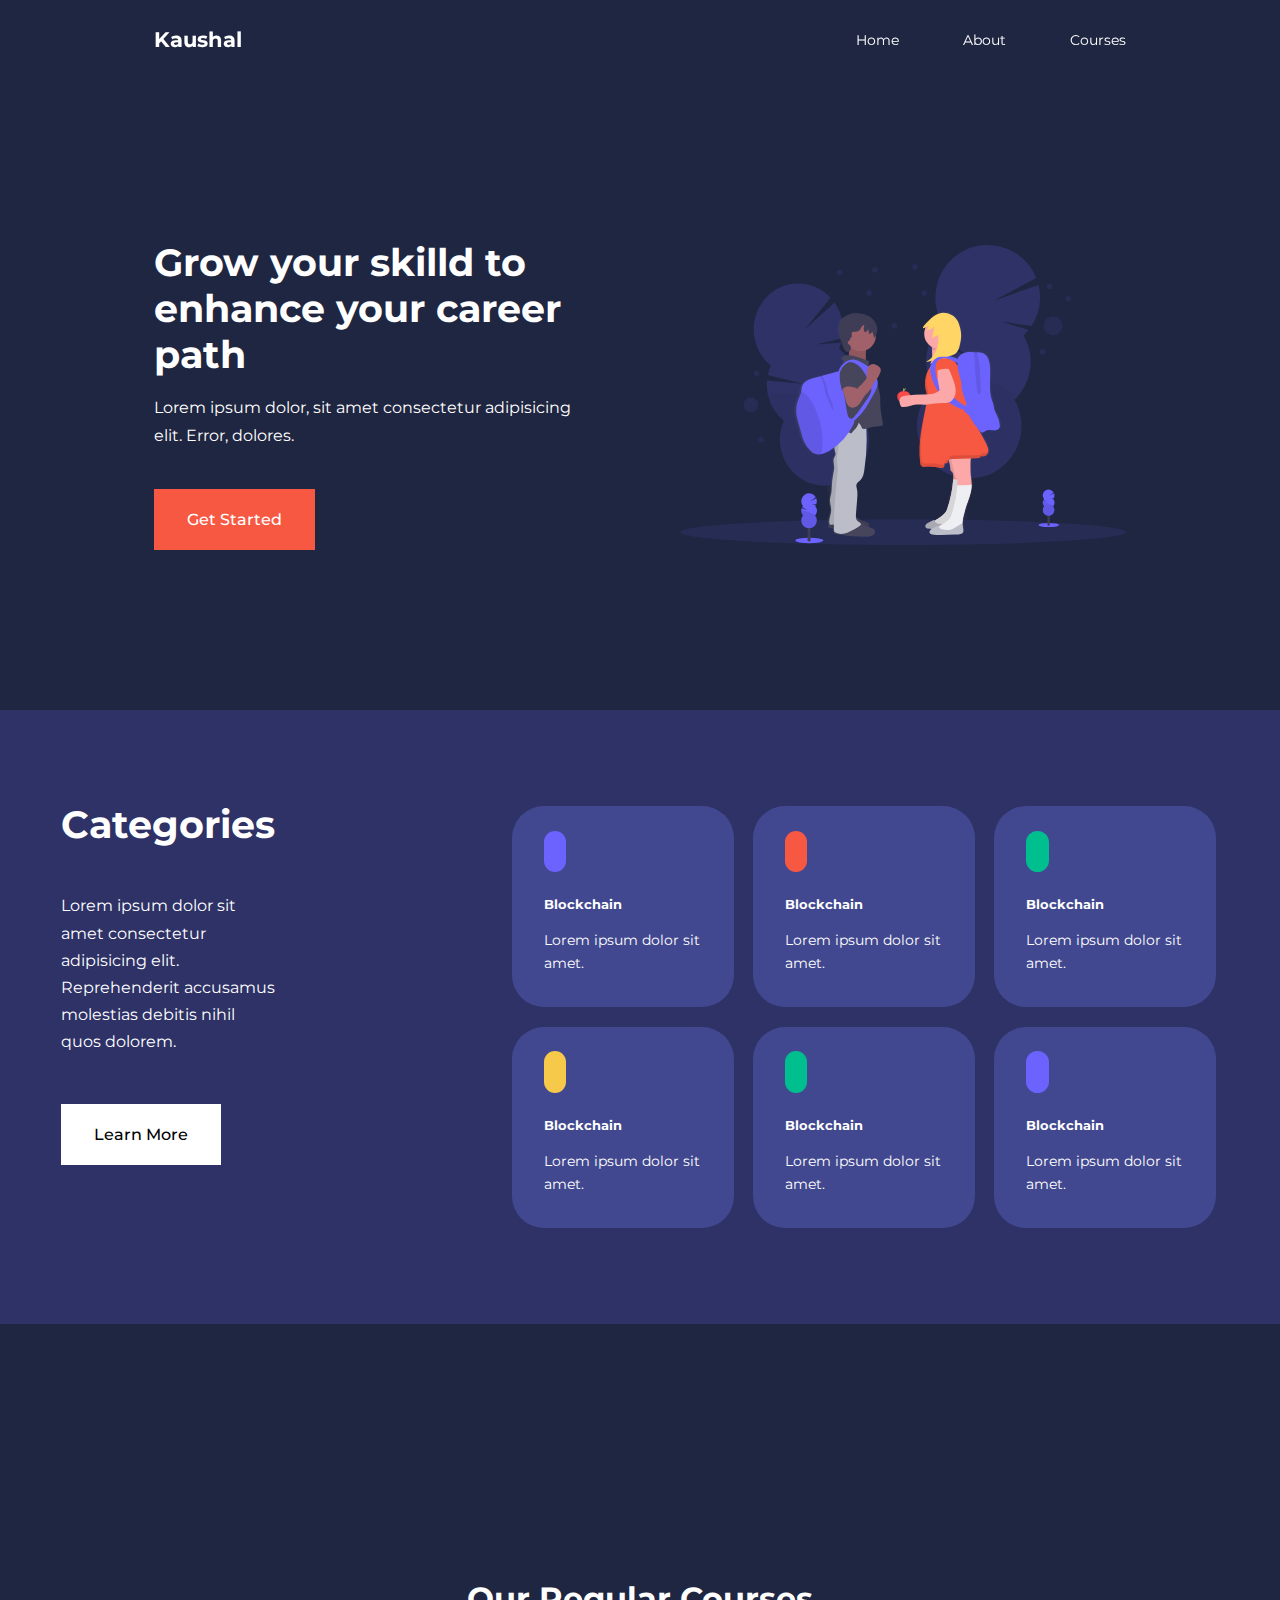
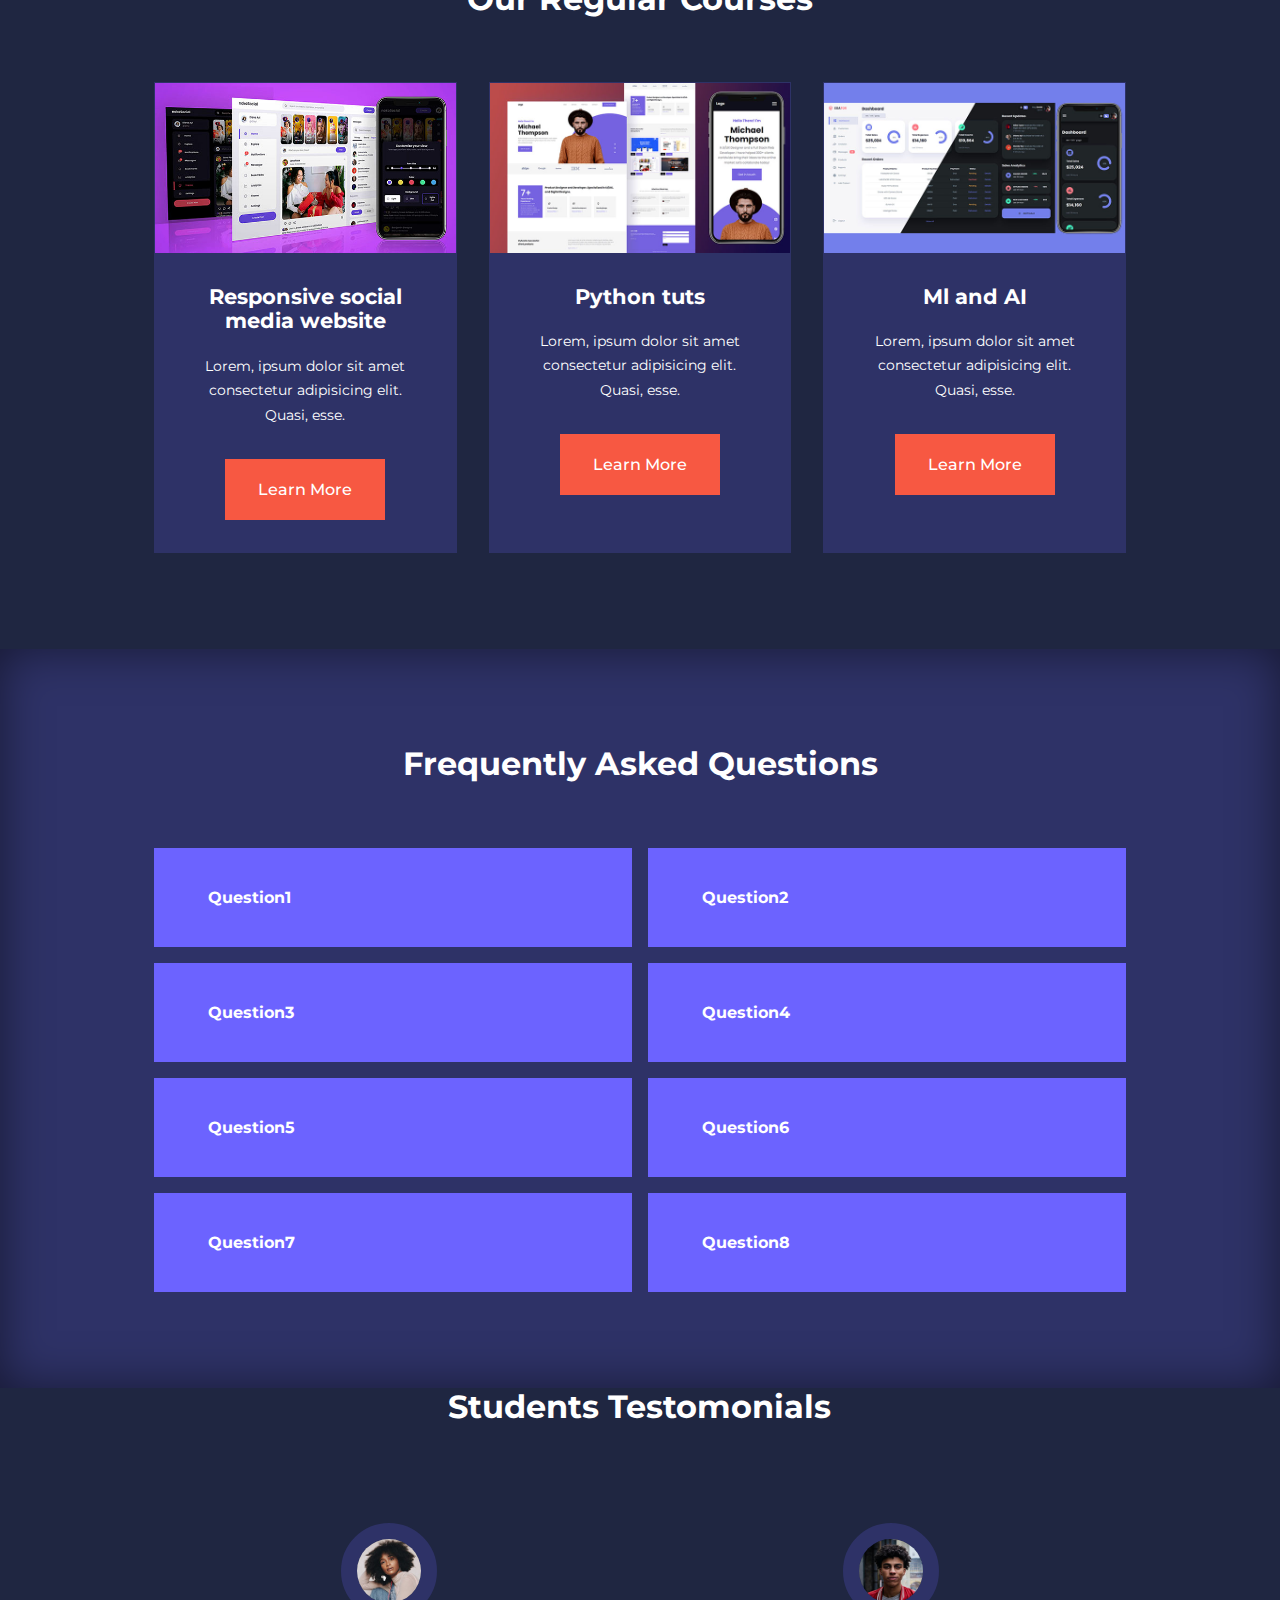
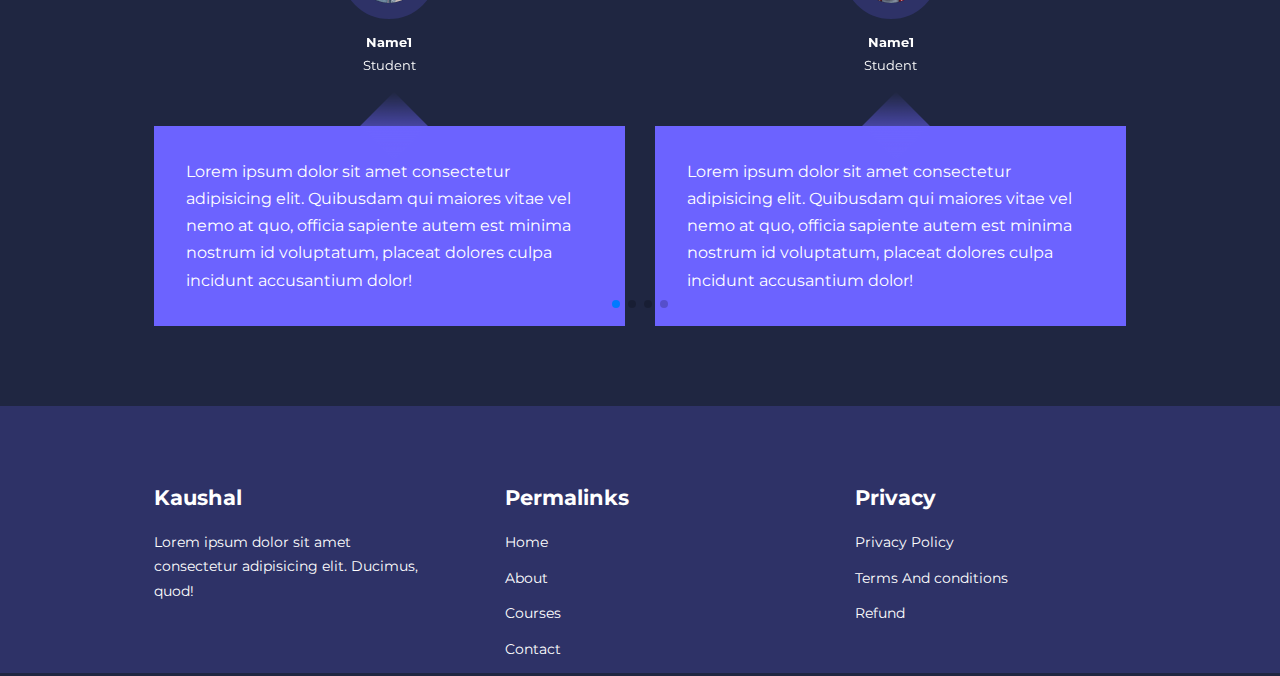
<file: index.html>
<!DOCTYPE html>
<html lang="en">
<head>
    <meta charset="UTF-8">
    <meta http-equiv="X-UA-Compatible" content="IE=edge">
    <meta name="viewport" content="width=device-width, initial-scale=1.0">
    <title>Responsive Multipage Education Website</title>

    <!-- SWIPER -->

    <link
  rel="stylesheet"
  href="https://unpkg.com/swiper@8/swiper-bundle.min.css"
/>
    <!-- ICONSCOUT -->
    <link rel="stylesheet" href="https://unicons.iconscout.com/release/v2.1.6/css/unicons.css">

    <link rel="stylesheet" href="css/style.css">
    <link rel="stylesheet" href="css/about.css">
</head>
<body>
    <nav>
        <div class="container nav__container">

            <a href="index.html">
                <h4>Kaushal</h4>
            </a>

            <ul class="nav__menu">
                <li><a href="index.html">Home</a></li>
                <li><a href="about.html">About</a></li>
                <li><a href="courses.html">Courses</a></li>
                <!-- <li><a href="contact.html">Contact</a></li> -->
            </ul>

            <button type="button"  id="open-menu-btn">
                <i class="uil uil-bars"></i>
            </button>
            <button type="button"  id="close-menu-btn">
                <i class="uil uil-times"></i>
            </button>
        </div>
    </nav>


    <header>
        <div class="container header__container">

            <div class="header__left">
                <h1>Grow your skilld to enhance your career path</h1>
                <p>Lorem ipsum dolor, sit amet consectetur adipisicing elit. Error, dolores.</p>
                <a href="courses.html" class="btn btn-primary">Get Started</a>
            </div>

            <div class="header__right">
                <div class="header__right_img">
                    <img src="images/header.svg" alt="">
                </div>
            </div>
        </div>
    </header>


    <section class="categories">
        <div class="container categories__container">
            <div class="categories__left">
                <h1>Categories</h1>
                <p>Lorem ipsum dolor sit amet consectetur adipisicing elit. Reprehenderit accusamus molestias debitis nihil quos dolorem.</p>
                <a href="#" class="btn">Learn More</a>
            </div>
        </div>

        <div class="categories__right">
            <article class="category">
                <span class="category__icon">
                    <i class="uil uil-bitcoin-circle"></i>
                </span>
                <h5>Blockchain</h5>
                <p>Lorem ipsum dolor sit amet.</p>
            </article>

            <article class="category">
                <span class="category__icon">
                    <i class="uil uil-bitcoin-circle"></i>
                </span>
                <h5>Blockchain</h5>
                <p>Lorem ipsum dolor sit amet.</p>
            </article>

            <article class="category">
                <span class="category__icon">
                    <i class="uil uil-bitcoin-circle"></i>
                </span>
                <h5>Blockchain</h5>
                <p>Lorem ipsum dolor sit amet.</p>
            </article>

            <article class="category">
                <span class="category__icon">
                    <i class="uil uil-bitcoin-circle"></i>
                </span>
                <h5>Blockchain</h5>
                <p>Lorem ipsum dolor sit amet.</p>
            </article>

            <article class="category">
                <span class="category__icon">
                    <i class="uil uil-bitcoin-circle"></i>
                </span>
                <h5>Blockchain</h5>
                <p>Lorem ipsum dolor sit amet.</p>
            </article>

            <article class="category">
                <span class="category__icon">
                    <i class="uil uil-bitcoin-circle"></i>
                </span>
                <h5>Blockchain</h5>
                <p>Lorem ipsum dolor sit amet.</p>
            </article>
        </div>
    </section>


    <section class="courses">
        <h2>Our Regular Courses</h2>
        <div class="container courses__container">
            <article class="course">
                <div class="course__image">
                    <img src="images/course1.jpg" alt="">
                </div>
                <div class="course__info">
                <h4>Responsive social media website</h4>
                <p>
                    Lorem, ipsum dolor sit amet consectetur adipisicing elit. Quasi, esse.
                </p>

                <a href="course.html" class="btn btn-primary">
                    Learn More
                </a>
            </div>
            </article>
            <article class="course">
                <div class="course__image">
                    <img src="images/course2.jpg" alt="">
                </div>
                <div class="course__info">
                <h4>Python tuts</h4>
                <p>
                    Lorem, ipsum dolor sit amet consectetur adipisicing elit. Quasi, esse.
                </p>

                <a href="course.html" class="btn btn-primary">
                    Learn More
                </a>
            </div>
            </article>
            <article class="course">
                <div class="course__image">
                    <img src="images/course3.jpg" alt="">
                </div>
                <div class="course__info">
                <h4>Ml and AI</h4>
                <p>
                    Lorem, ipsum dolor sit amet consectetur adipisicing elit. Quasi, esse.
                </p>

                <a href="course.html" class="btn btn-primary">
                    Learn More
                </a>
            </div>
            </article>
        </div>
    </section>


    <section class="faqs">
        <h2>Frequently Asked Questions</h2>
        <div class="container faqs__container">
            <article class="faq">
                <div class="faq__icon">
                    <i class="uil uil-plus"></i>
                </div>
                
                <div class="question__answer">
                    <h4>Question1</h4>
                    <p>
                        Lorem ipsum dolor sit amet consectetur adipisicing elit. Rerum quas quaerat suscipit necessitatibus similique consequuntur. 
                    </p>
                    
                </div>
            </article>

            <article class="faq">
                <div class="faq__icon">
                    <i class="uil uil-plus"></i>
                </div>
                <div class="question__answer">
                    <h4>Question2</h4>
                    <p>
                        Lorem ipsum dolor sit amet consectetur adipisicing elit. Rerum quas quaerat suscipit necessitatibus similique consequuntur.
                    </p>
                </div>
            </article>

            <article class="faq">
                <div class="faq__icon">
                    <i class="uil uil-plus"></i>
                </div>
                <div class="question__answer">
                    <h4>Question3</h4>
                    <p>
                        Lorem ipsum dolor sit amet consectetur adipisicing elit. Rerum quas quaerat suscipit necessitatibus similique consequuntur.
                    </p>
                </div>
            </article>

            <article class="faq">
                <div class="faq__icon">
                    <i class="uil uil-plus"></i>
                </div>
                <div class="question__answer">
                    <h4>Question4</h4>
                    <p>
                        Lorem ipsum dolor sit amet consectetur adipisicing elit. Rerum quas quaerat suscipit necessitatibus similique consequuntur.
                    </p>
                </div>
            </article>

            <article class="faq">
                <div class="faq__icon">
                    <i class="uil uil-plus"></i>
                </div>
                <div class="question__answer">
                    <h4>Question5</h4>
                    <p>
                        Lorem ipsum dolor sit amet consectetur adipisicing elit. Rerum quas quaerat suscipit necessitatibus similique consequuntur.
                    </p>
                </div>
            </article>

            <article class="faq">
                <div class="faq__icon">
                    <i class="uil uil-plus"></i>
                </div>
                <div class="question__answer">
                    <h4>Question6</h4>
                    <p>
                        Lorem ipsum dolor sit amet consectetur adipisicing elit. Rerum quas quaerat suscipit necessitatibus similique consequuntur.
                    </p>
                </div>
            </article>

            <article class="faq">
                <div class="faq__icon">
                    <i class="uil uil-plus"></i>
                </div>
                <div class="question__answer">
                    <h4>Question7</h4>
                    <p>
                        Lorem ipsum dolor sit amet consectetur adipisicing elit. Rerum quas quaerat suscipit necessitatibus similique consequuntur.
                    </p>
                </div>
            </article>

            <article class="faq">
                <div class="faq__icon">
                    <i class="uil uil-plus"></i>
                </div>
                <div class="question__answer">
                    <h4>Question8</h4>
                    <p>
                        Lorem ipsum dolor sit amet consectetur adipisicing elit. Rerum quas quaerat suscipit necessitatibus similique consequuntur.
                    </p>
                </div>
            </article>
        </div>
    </section>


    <section class="container testimonials__container swiper mySwiper">
        <h2>Students Testomonials</h2>

        <div class="swiper-wrapper">
            <article class="testimonial swiper-slide">
                <div class="avtar">
                    <img src="images/avatar1.jpg" alt="">
                </div>

                <div class="testimonial__info">
                    <h5>Name1</h5>
                    <small>Student</small>
                </div>

                <div class="testimonial__body">

                    <p>
                        Lorem ipsum dolor sit amet consectetur adipisicing elit. Quibusdam qui maiores vitae vel nemo at quo, officia sapiente autem est minima nostrum id voluptatum, placeat dolores culpa incidunt accusantium dolor!
                        
                    </p>
                </div>
            </article>
            <article class="testimonial swiper-slide">
                <div class="avtar">
                    <img src="images/avatar3.jpg" alt="">
                </div>

                <div class="testimonial__info">
                    <h5>Name1</h5>
                    <small>Student</small>
                </div>

                <div class="testimonial__body">

                    <p>
                        Lorem ipsum dolor sit amet consectetur adipisicing elit. Quibusdam qui maiores vitae vel nemo at quo, officia sapiente autem est minima nostrum id voluptatum, placeat dolores culpa incidunt accusantium dolor!

                    </p>
                </div>
            </article>
            <article class="testimonial swiper-slide">
                <div class="avtar">
                    <img src="images/avatar4.jpg" alt="">
                </div>

                <div class="testimonial__info">
                    <h5>Name1</h5>
                    <small>Student</small>
                </div>

                <div class="testimonial__body">

                    <p>
                        Lorem ipsum dolor sit amet consectetur adipisicing elit. Quibusdam qui maiores vitae vel nemo at quo, officia sapiente autem est minima nostrum id voluptatum, placeat dolores culpa incidunt accusantium dolor!

                    </p>
                </div>
            </article>
            <article class="testimonial swiper-slide">
                <div class="avtar">
                    <img src="images/avatar5.jpg" alt="">
                </div>

                <div class="testimonial__info">
                    <h5>Name1</h5>
                    <small>Student</small>
                </div>

                <div class="testimonial__body">

                    <p>
                        Lorem ipsum dolor sit amet consectetur adipisicing elit. Quibusdam qui maiores vitae vel nemo at quo, officia sapiente autem est minima nostrum id voluptatum, placeat dolores culpa incidunt accusantium dolor!

                    </p>
                </div>
            </article>
            <article class="testimonial swiper-slide">
                <div class="avtar">
                    <img src="images/avatar6.jpg" alt="">
                </div>

                <div class="testimonial__info">
                    <h5>Name1</h5>
                    <small>Student</small>
                </div>

                <div class="testimonial__body">

                    <p>
                        Lorem ipsum dolor sit amet consectetur adipisicing elit. Quibusdam qui maiores vitae vel nemo at quo, officia sapiente autem est minima nostrum id voluptatum, placeat dolores culpa incidunt accusantium dolor!

                    </p>
                </div>
            </article>
        </div>

        <div class="swiper-pagination"></div>
    </section>


    

    <footer class="footer">
        <div class="container footer__container">
            <div class="footer__1">
                <a href="index.html">
                    <h4>Kaushal</h4>
                </a>

                <p>Lorem ipsum dolor sit amet consectetur adipisicing elit. Ducimus, quod!</p>
            </div>

            <div class="footer__2">
                <h4>Permalinks</h4>
                <ul class="permalinks">
                    <li><a href="index.html">Home</a></li>
                    <li><a href="about.html">About</a></li>
                    <li><a href="courses.html">Courses</a></li>
                    <li><a href="contact.html">Contact</a></li>
                </ul>
            </div>

            <div class="footer__3">
                <h4>Privacy</h4>

                <ul class="privacy">
                    <li><a href="#">Privacy Policy</a></li>
                    <li><a href="#">Terms And conditions</a></li>
                    <li><a href="#">Refund</a></li>
                </ul>
            </div>
        </div>
    </footer>






    <script src="https://unpkg.com/swiper@8/swiper-bundle.min.js"></script>
    <script src="script.js"></script>
</body>
</html>
</file>
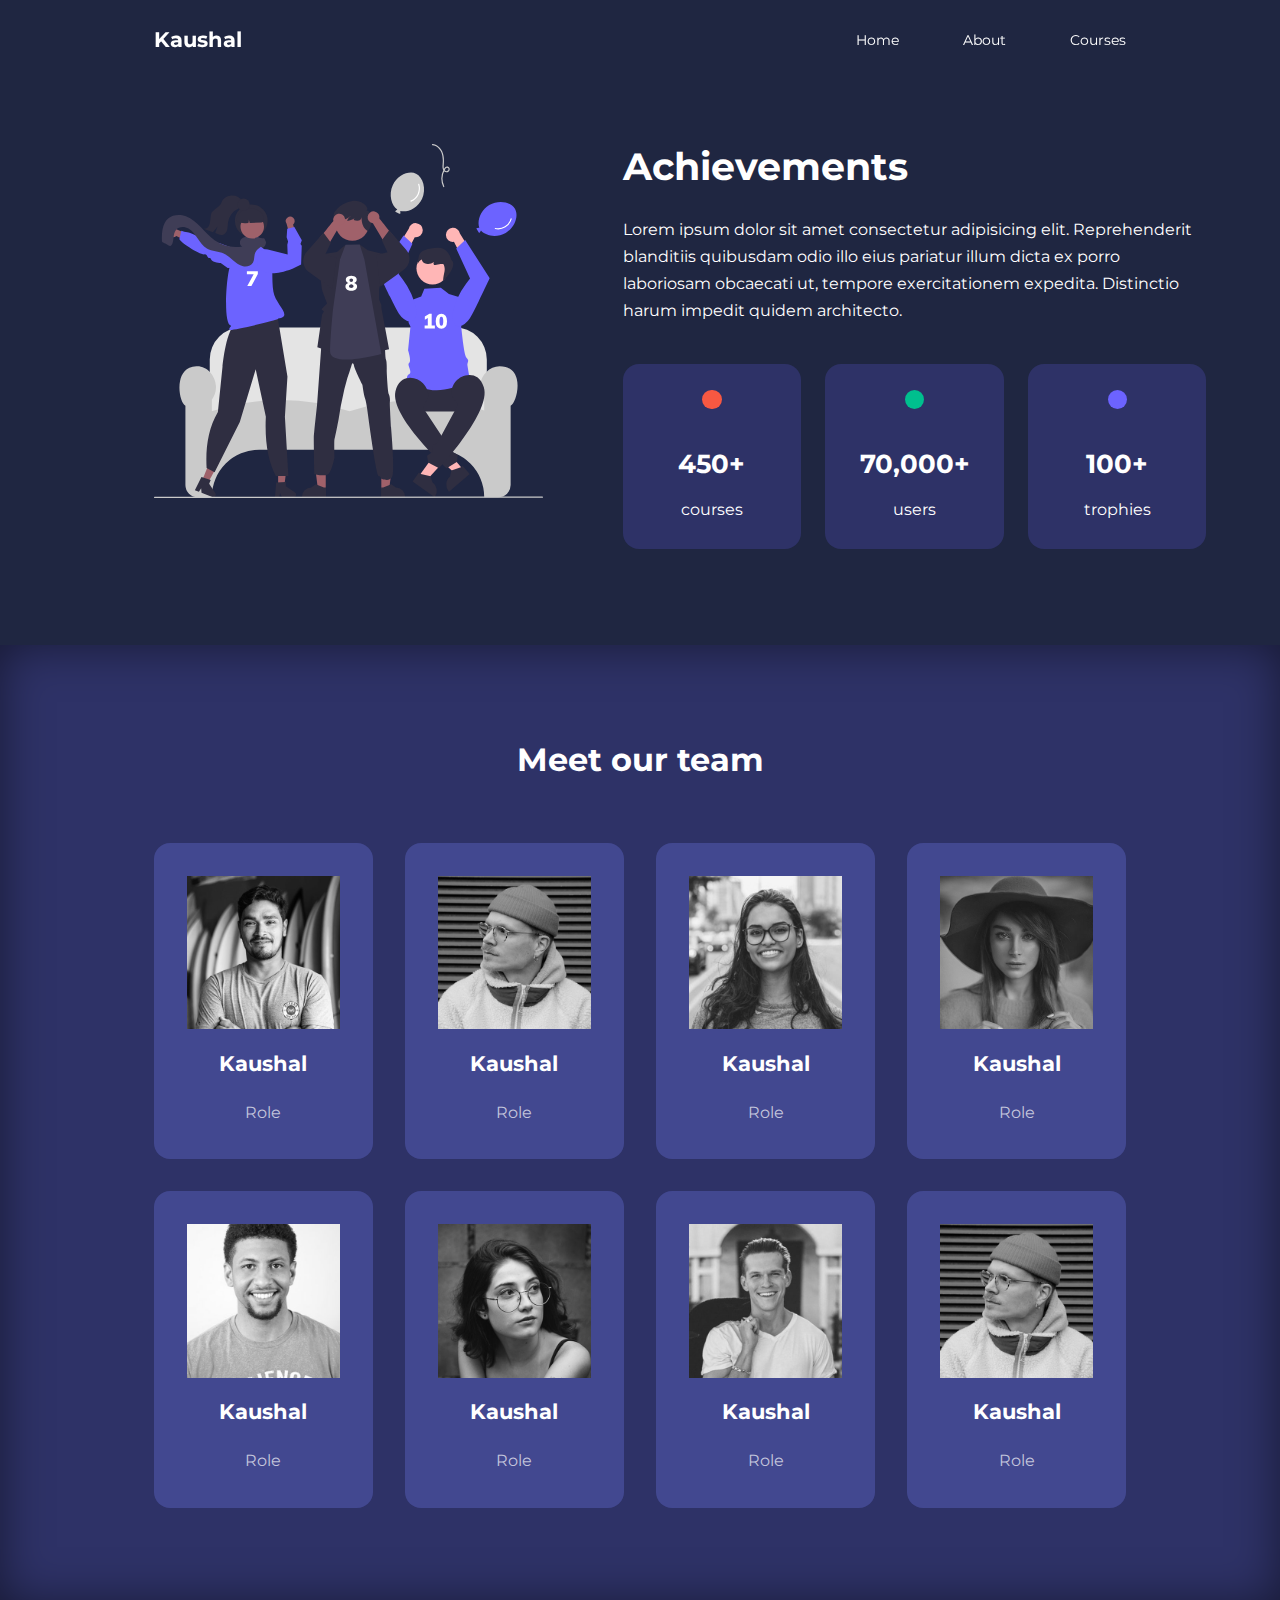
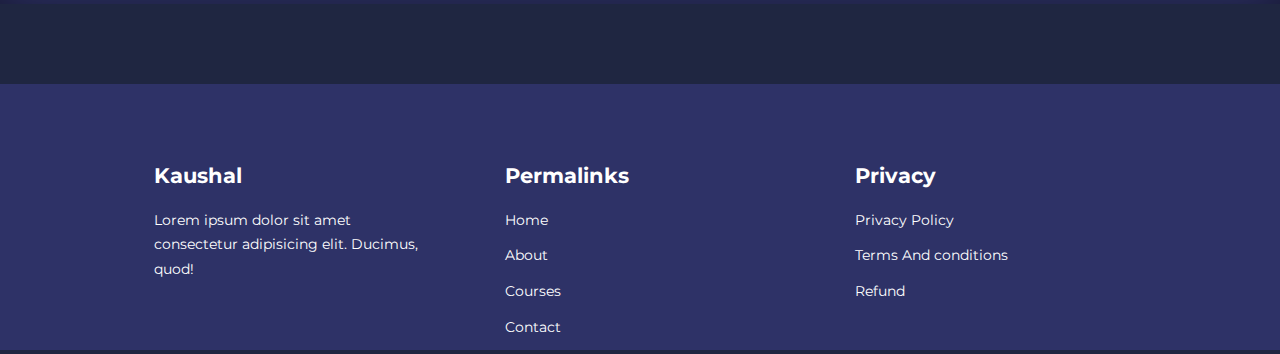
<file: about.html>
<!DOCTYPE html>
<html lang="en">
<head>
    <meta charset="UTF-8">
    <meta http-equiv="X-UA-Compatible" content="IE=edge">
    <meta name="viewport" content="width=device-width, initial-scale=1.0">
    <title>Responsive Multipage Education Website</title>

    <!-- SWIPER -->

    <link
  rel="stylesheet"
  href="https://unpkg.com/swiper@8/swiper-bundle.min.css"
/>
    <!-- ICONSCOUT -->
    <link rel="stylesheet" href="https://unicons.iconscout.com/release/v2.1.6/css/unicons.css">

    <link rel="stylesheet" href="css/style.css">
    <link rel="stylesheet" href="css/about.css">
</head>
<body>
    <nav>
        <div class="container nav__container">

            <a href="index.html">
                <h4>Kaushal</h4>
            </a>

            <ul class="nav__menu">
                <li><a href="index.html">Home</a></li>
                <li><a href="about.html">About</a></li>
                <li><a href="courses.html">Courses</a></li>
                <!-- <li><a href="contact.html">Contact</a></li> -->
            </ul>

            <button type="button"  id="open-menu-btn">
                <i class="uil uil-bars"></i>
            </button>
            <button type="button"  id="close-menu-btn">
                <i class="uil uil-times"></i>
            </button>
        </div>
    </nav>


    <section class="about__ach">
        <div class="container about__ach__container">
            <div class="about__ach__left">
                <img src="images/about achievements.svg" alt="">
            </div>
            <div class="about__ach__right">
                <h1>Achievements</h1>
                <p>
                    Lorem ipsum dolor sit amet consectetur adipisicing elit. Reprehenderit blanditiis quibusdam odio illo eius pariatur illum dicta ex porro laboriosam obcaecati ut, tempore exercitationem expedita. Distinctio harum impedit quidem architecto.

                </p>

                <div class="ach__cards">
                    <article class="ach__card">
                        <span class="ach__icon uil uil-video"></span>
                        <h3>450+</h3>
                        <p>courses</p>
                    </article>
                    <article class="ach__card">
                        <span class="ach__icon uil uil-users-alt"></span>
                        <h3>70,000+</h3>
                        <p>users</p>
                    </article>
                    <article class="ach__card">
                        <span class="ach__icon uil uil-trophy"></span>
                        <h3>100+</h3>
                        <p>trophies</p>
                    </article>
                </div>
            </div>
        </div>
    </section>


    <section class="team">
        <h2>Meet our team</h2>

        <div class="container team__container">
            <article class="team__member">
                <div class="team__member__image">
                    <img src="images/tm1.jpg" alt="">
                </div>

                <div class="team__member__info">
                    <h4>Kaushal</h4>
                    <p>Role</p>
                </div>

                <div class="team__member__socials">
                    <a href="https://instagram.com" target="_blank">
                        <i class="uil uil-instagram"></i>
                    </a>
                    <a href="https://twitter.com" target="_blank">
                        <i class="uil uil-twitter-alt"></i>
                    </a>
                    <a href="https://linkedin.com" target="_blank">
                        <i class="uil uil-linkedin-alt"></i>
                    </a>
                </div>
            </article>

            <article class="team__member">
                <div class="team__member__image">
                    <img src="images/tm8.jpg" alt="">
                </div>

                <div class="team__member__info">
                    <h4>Kaushal</h4>
                    <p>Role</p>
                </div>

                <div class="team__member__socials">
                    <a href="https://instagram.com" target="_blank">
                        <i class="uil uil-instagram"></i>
                    </a>
                    <a href="https://twitter.com" target="_blank">
                        <i class="uil uil-twitter-alt"></i>
                    </a>
                    <a href="https://linkedin.com" target="_blank">
                        <i class="uil uil-linkedin-alt"></i>
                    </a>
                </div>
            </article>

            <article class="team__member">
                <div class="team__member__image">
                    <img src="images/tm2.jpg" alt="">
                </div>

                <div class="team__member__info">
                    <h4>Kaushal</h4>
                    <p>Role</p>
                </div>

                <div class="team__member__socials">
                    <a href="https://instagram.com" target="_blank">
                        <i class="uil uil-instagram"></i>
                    </a>
                    <a href="https://twitter.com" target="_blank">
                        <i class="uil uil-twitter-alt"></i>
                    </a>
                    <a href="https://linkedin.com" target="_blank">
                        <i class="uil uil-linkedin-alt"></i>
                    </a>
                </div>
            </article>


            <article class="team__member">
                <div class="team__member__image">
                    <img src="images/tm3.jpg" alt="">
                </div>

                <div class="team__member__info">
                    <h4>Kaushal</h4>
                    <p>Role</p>
                </div>

                <div class="team__member__socials">
                    <a href="https://instagram.com" target="_blank">
                        <i class="uil uil-instagram"></i>
                    </a>
                    <a href="https://twitter.com" target="_blank">
                        <i class="uil uil-twitter-alt"></i>
                    </a>
                    <a href="https://linkedin.com" target="_blank">
                        <i class="uil uil-linkedin-alt"></i>
                    </a>
                </div>
            </article>


            <article class="team__member">
                <div class="team__member__image">
                    <img src="images/tm4.jpg" alt="">
                </div>

                <div class="team__member__info">
                    <h4>Kaushal</h4>
                    <p>Role</p>
                </div>

                <div class="team__member__socials">
                    <a href="https://instagram.com" target="_blank">
                        <i class="uil uil-instagram"></i>
                    </a>
                    <a href="https://twitter.com" target="_blank">
                        <i class="uil uil-twitter-alt"></i>
                    </a>
                    <a href="https://linkedin.com" target="_blank">
                        <i class="uil uil-linkedin-alt"></i>
                    </a>
                </div>
            </article>


            <article class="team__member">
                <div class="team__member__image">
                    <img src="images/tm5.jpg" alt="">
                </div>

                <div class="team__member__info">
                    <h4>Kaushal</h4>
                    <p>Role</p>
                </div>

                <div class="team__member__socials">
                    <a href="https://instagram.com" target="_blank">
                        <i class="uil uil-instagram"></i>
                    </a>
                    <a href="https://twitter.com" target="_blank">
                        <i class="uil uil-twitter-alt"></i>
                    </a>
                    <a href="https://linkedin.com" target="_blank">
                        <i class="uil uil-linkedin-alt"></i>
                    </a>
                </div>
            </article>



            <article class="team__member">
                <div class="team__member__image">
                    <img src="images/tm6.jpg" alt="">
                </div>

                <div class="team__member__info">
                    <h4>Kaushal</h4>
                    <p>Role</p>
                </div>

                <div class="team__member__socials">
                    <a href="https://instagram.com" target="_blank">
                        <i class="uil uil-instagram"></i>
                    </a>
                    <a href="https://twitter.com" target="_blank">
                        <i class="uil uil-twitter-alt"></i>
                    </a>
                    <a href="https://linkedin.com" target="_blank">
                        <i class="uil uil-linkedin-alt"></i>
                    </a>
                </div>
            </article>



            <article class="team__member">
                <div class="team__member__image">
                    <img src="images/tm8.jpg" alt="">
                </div>

                <div class="team__member__info">
                    <h4>Kaushal</h4>
                    <p>Role</p>
                </div>

                <div class="team__member__socials">
                    <a href="https://instagram.com" target="_blank">
                        <i class="uil uil-instagram"></i>
                    </a>
                    <a href="https://twitter.com" target="_blank">
                        <i class="uil uil-twitter-alt"></i>
                    </a>
                    <a href="https://linkedin.com" target="_blank">
                        <i class="uil uil-linkedin-alt"></i>
                    </a>
                </div>
            </article>
        </div>
    </section>



<footer class="footer">
        <div class="container footer__container">
            <div class="footer__1">
                <a href="index.html">
                    <h4>Kaushal</h4>
                </a>

                <p>Lorem ipsum dolor sit amet consectetur adipisicing elit. Ducimus, quod!</p>
            </div>

            <div class="footer__2">
                <h4>Permalinks</h4>
                <ul class="permalinks">
                    <li><a href="index.html">Home</a></li>
                    <li><a href="about.html">About</a></li>
                    <li><a href="courses.html">Courses</a></li>
                    <li><a href="contact.html">Contact</a></li>
                </ul>
            </div>

            <div class="footer__3">
                <h4>Privacy</h4>

                <ul class="privacy">
                    <li><a href="#">Privacy Policy</a></li>
                    <li><a href="#">Terms And conditions</a></li>
                    <li><a href="#">Refund</a></li>
                </ul>
            </div>
        </div>
    </footer>



    <script src="script.js"></script>
</body>
</html>
</file>
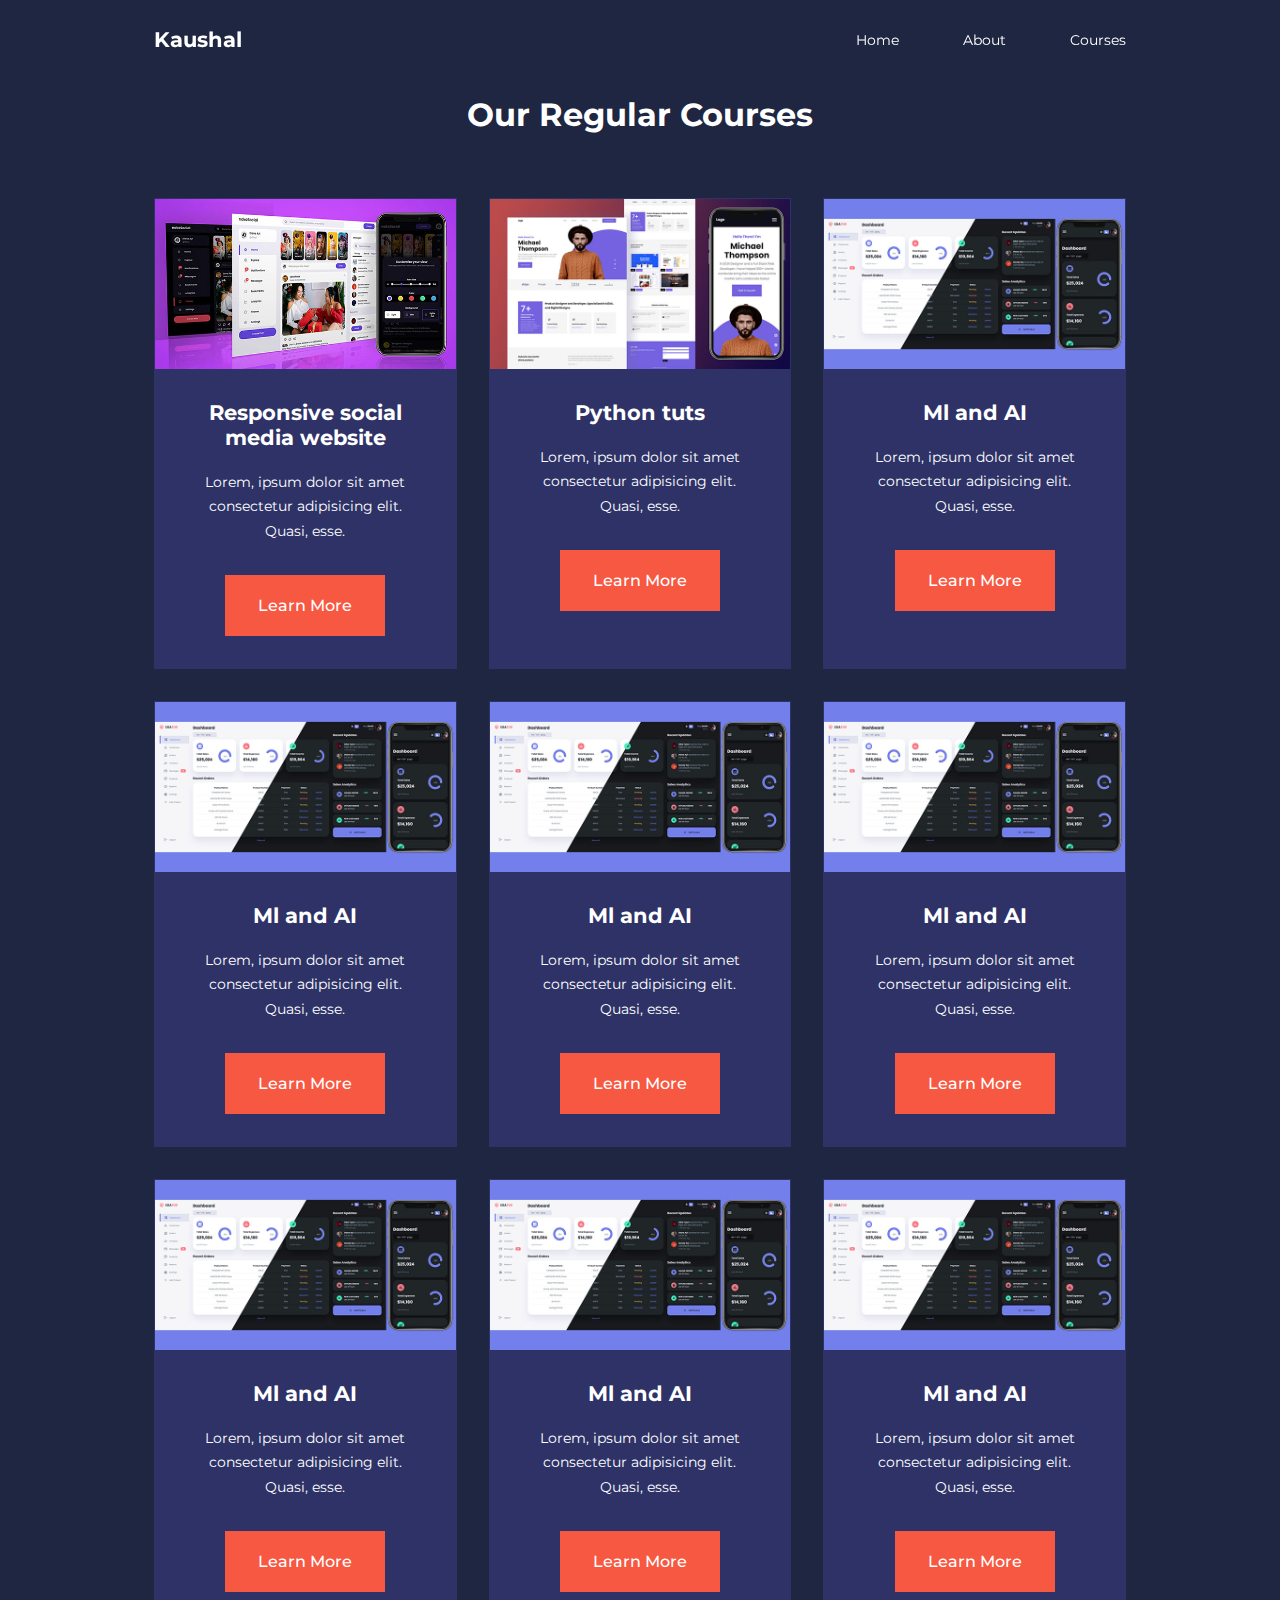
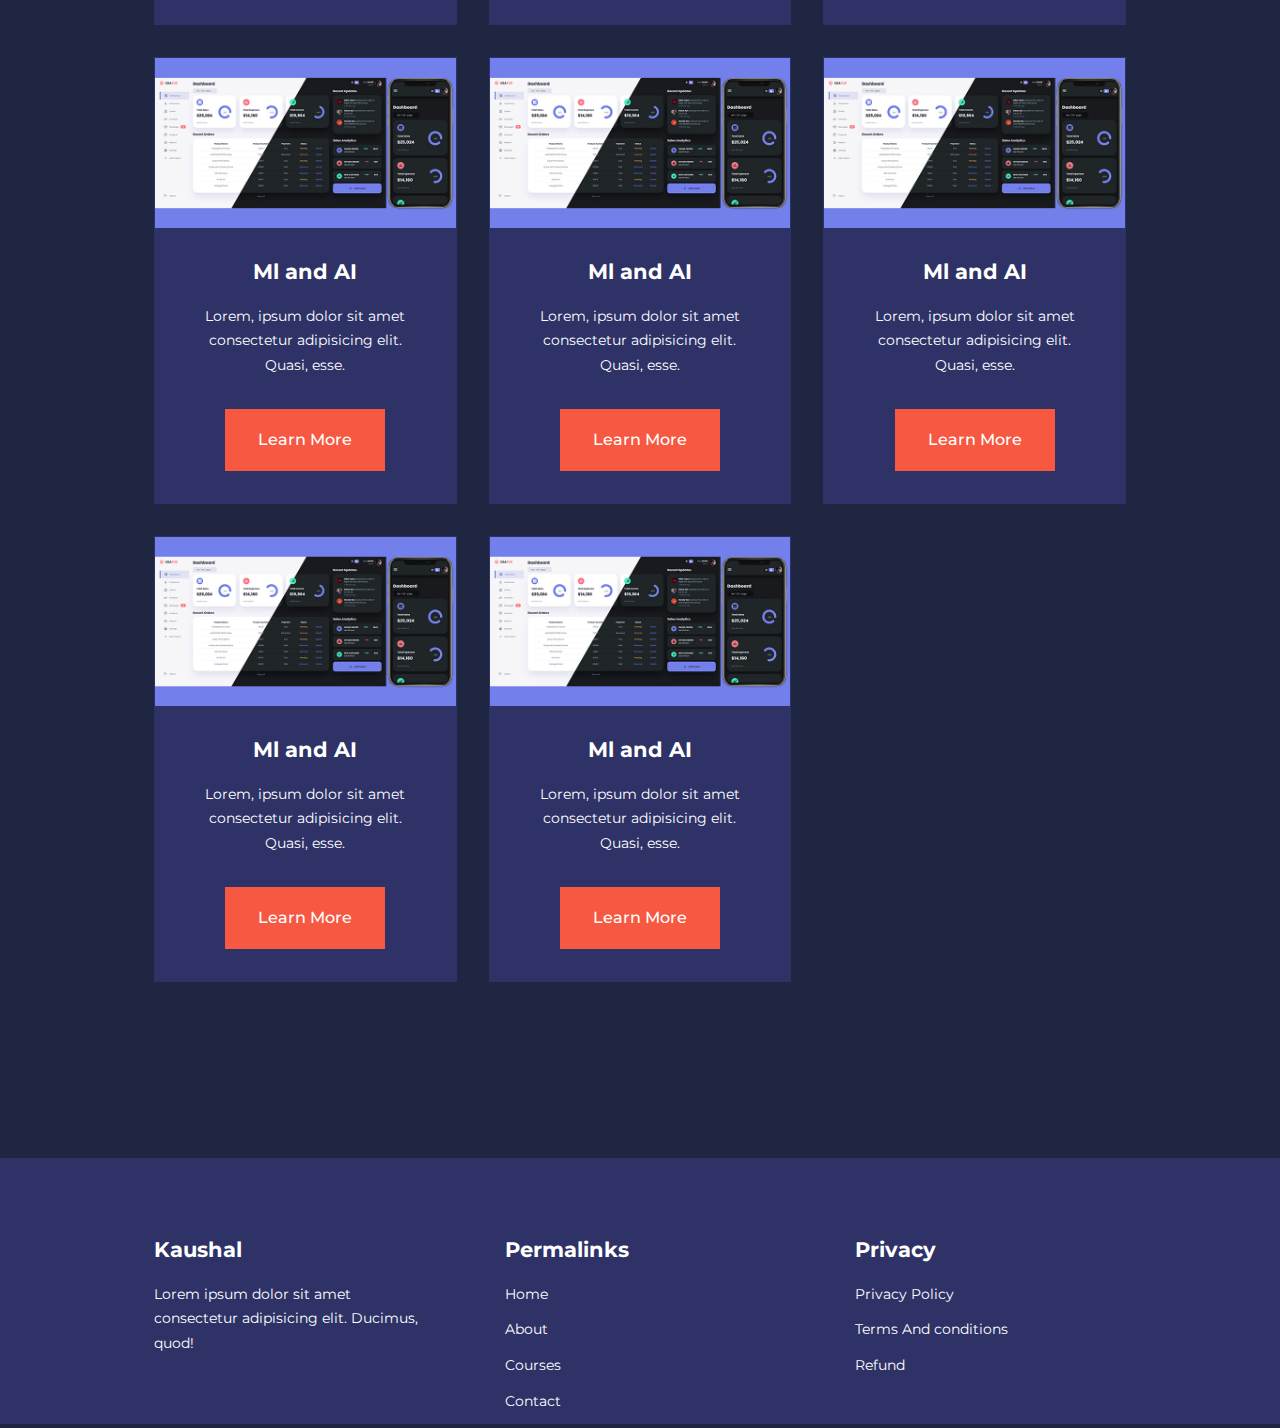
<file: courses.html>
<!DOCTYPE html>
<html lang="en">

<head>
    <meta charset="UTF-8">
    <meta http-equiv="X-UA-Compatible" content="IE=edge">
    <meta name="viewport" content="width=device-width, initial-scale=1.0">
    <title>Responsive Multipage Education Website</title>

    <!-- SWIPER -->

    <link rel="stylesheet" href="https://unpkg.com/swiper@8/swiper-bundle.min.css" />
    <!-- ICONSCOUT -->
    <link rel="stylesheet" href="https://unicons.iconscout.com/release/v2.1.6/css/unicons.css">

    <link rel="stylesheet" href="css/style.css">
    <link rel="stylesheet" href="css/cources.css">
</head>

<body>

    <nav>
        <div class="container nav__container">

            <a href="index.html">
                <h4>Kaushal</h4>
            </a>

            <ul class="nav__menu">
                <li><a href="index.html">Home</a></li>
                <li><a href="about.html">About</a></li>
                <li><a href="courses.html">Courses</a></li>
                <!-- <li><a href="contact.html">Contact</a></li> -->
            </ul>

            <button type="button" id="open-menu-btn">
                <i class="uil uil-bars"></i>
            </button>
            <button type="button" id="close-menu-btn">
                <i class="uil uil-times"></i>
            </button>
        </div>
    </nav>

    <section class="courses">
        <h2>Our Regular Courses</h2>
        <div class="container courses__container">
            <article class="course">
                <div class="course__image">
                    <img src="images/course1.jpg" alt="">
                </div>
                <div class="course__info">
                <h4>Responsive social media website</h4>
                <p>
                    Lorem, ipsum dolor sit amet consectetur adipisicing elit. Quasi, esse.
                </p>

                <a href="course.html" class="btn btn-primary">
                    Learn More
                </a>
            </div>
            </article>
            <article class="course">
                <div class="course__image">
                    <img src="images/course2.jpg" alt="">
                </div>
                <div class="course__info">
                <h4>Python tuts</h4>
                <p>
                    Lorem, ipsum dolor sit amet consectetur adipisicing elit. Quasi, esse.
                </p>

                <a href="course.html" class="btn btn-primary">
                    Learn More
                </a>
            </div>
            </article>
            <article class="course">
                <div class="course__image">
                    <img src="images/course3.jpg" alt="">
                </div>
                <div class="course__info">
                <h4>Ml and AI</h4>
                <p>
                    Lorem, ipsum dolor sit amet consectetur adipisicing elit. Quasi, esse.
                </p>

                <a href="course.html" class="btn btn-primary">
                    Learn More
                </a>
            </div>
            </article>
            <article class="course">
                <div class="course__image">
                    <img src="images/course3.jpg" alt="">
                </div>
                <div class="course__info">
                <h4>Ml and AI</h4>
                <p>
                    Lorem, ipsum dolor sit amet consectetur adipisicing elit. Quasi, esse.
                </p>

                <a href="course.html" class="btn btn-primary">
                    Learn More
                </a>
            </div>
            </article>
            <article class="course">
                <div class="course__image">
                    <img src="images/course3.jpg" alt="">
                </div>
                <div class="course__info">
                <h4>Ml and AI</h4>
                <p>
                    Lorem, ipsum dolor sit amet consectetur adipisicing elit. Quasi, esse.
                </p>

                <a href="course.html" class="btn btn-primary">
                    Learn More
                </a>
            </div>
            </article>
            <article class="course">
                <div class="course__image">
                    <img src="images/course3.jpg" alt="">
                </div>
                <div class="course__info">
                <h4>Ml and AI</h4>
                <p>
                    Lorem, ipsum dolor sit amet consectetur adipisicing elit. Quasi, esse.
                </p>

                <a href="course.html" class="btn btn-primary">
                    Learn More
                </a>
            </div>
            </article>
            <article class="course">
                <div class="course__image">
                    <img src="images/course3.jpg" alt="">
                </div>
                <div class="course__info">
                <h4>Ml and AI</h4>
                <p>
                    Lorem, ipsum dolor sit amet consectetur adipisicing elit. Quasi, esse.
                </p>

                <a href="course.html" class="btn btn-primary">
                    Learn More
                </a>
            </div>
            </article>
            <article class="course">
                <div class="course__image">
                    <img src="images/course3.jpg" alt="">
                </div>
                <div class="course__info">
                <h4>Ml and AI</h4>
                <p>
                    Lorem, ipsum dolor sit amet consectetur adipisicing elit. Quasi, esse.
                </p>

                <a href="course.html" class="btn btn-primary">
                    Learn More
                </a>
            </div>
            </article>
            <article class="course">
                <div class="course__image">
                    <img src="images/course3.jpg" alt="">
                </div>
                <div class="course__info">
                <h4>Ml and AI</h4>
                <p>
                    Lorem, ipsum dolor sit amet consectetur adipisicing elit. Quasi, esse.
                </p>

                <a href="course.html" class="btn btn-primary">
                    Learn More
                </a>
            </div>
            </article>
            <article class="course">
                <div class="course__image">
                    <img src="images/course3.jpg" alt="">
                </div>
                <div class="course__info">
                <h4>Ml and AI</h4>
                <p>
                    Lorem, ipsum dolor sit amet consectetur adipisicing elit. Quasi, esse.
                </p>

                <a href="course.html" class="btn btn-primary">
                    Learn More
                </a>
            </div>
            </article>
            <article class="course">
                <div class="course__image">
                    <img src="images/course3.jpg" alt="">
                </div>
                <div class="course__info">
                <h4>Ml and AI</h4>
                <p>
                    Lorem, ipsum dolor sit amet consectetur adipisicing elit. Quasi, esse.
                </p>

                <a href="course.html" class="btn btn-primary">
                    Learn More
                </a>
            </div>
            </article>
            <article class="course">
                <div class="course__image">
                    <img src="images/course3.jpg" alt="">
                </div>
                <div class="course__info">
                <h4>Ml and AI</h4>
                <p>
                    Lorem, ipsum dolor sit amet consectetur adipisicing elit. Quasi, esse.
                </p>

                <a href="course.html" class="btn btn-primary">
                    Learn More
                </a>
            </div>
            </article>
            <article class="course">
                <div class="course__image">
                    <img src="images/course3.jpg" alt="">
                </div>
                <div class="course__info">
                <h4>Ml and AI</h4>
                <p>
                    Lorem, ipsum dolor sit amet consectetur adipisicing elit. Quasi, esse.
                </p>

                <a href="course.html" class="btn btn-primary">
                    Learn More
                </a>
            </div>
            </article>
            <article class="course">
                <div class="course__image">
                    <img src="images/course3.jpg" alt="">
                </div>
                <div class="course__info">
                <h4>Ml and AI</h4>
                <p>
                    Lorem, ipsum dolor sit amet consectetur adipisicing elit. Quasi, esse.
                </p>

                <a href="course.html" class="btn btn-primary">
                    Learn More
                </a>
            </div>
            </article>
        </div>
    </section>



    <footer class="footer">
        <div class="container footer__container">
            <div class="footer__1">
                <a href="index.html">
                    <h4>Kaushal</h4>
                </a>

                <p>Lorem ipsum dolor sit amet consectetur adipisicing elit. Ducimus, quod!</p>
            </div>

            <div class="footer__2">
                <h4>Permalinks</h4>
                <ul class="permalinks">
                    <li><a href="index.html">Home</a></li>
                    <li><a href="about.html">About</a></li>
                    <li><a href="courses.html">Courses</a></li>
                    <li><a href="contact.html">Contact</a></li>
                </ul>
            </div>

            <div class="footer__3">
                <h4>Privacy</h4>

                <ul class="privacy">
                    <li><a href="#">Privacy Policy</a></li>
                    <li><a href="#">Terms And conditions</a></li>
                    <li><a href="#">Refund</a></li>
                </ul>
            </div>
        </div>
    </footer>



    <script src="script.js"></script>
</body>

</html>
</file>
<file: css/style.css>
@import url('https://fonts.googleapis.com/css2?family=League+Spartan:wght@100;200;300;400;500;600;700&family=Montserrat:ital,wght@0,400;0,500;0,600;0,700;0,800;0,900;1,600;1,700;1,800;1,900&display=swap');

*{
    margin:0;
    padding:0;
    box-sizing:border-box;
    list-style: none;
    text-decoration: none;
    border: 0;
    outline: none;
}

:root{
    --color-primary:#6c63ff;
    --color-success:#00bf8e;
    --color-warning:#f7c94b;
    --color-danger:#f75842;
    --color-danger-variant:rgba(247,88,66,0.4);
    --color-white:#fff;
    --color-light:rgba(255,255,255,0.7);
    --color-black:#000;
    --color-bg:#1f2641;
    --color-bg1:#2e3267;
    --color-bg2:#424890;
    --container-width-lg:76%;
    --container-width-md:90%;
    --container-width-sm:94%;
    --transition:all 400ms ease;

}


body{
    font-family: 'Montserrat', sans-serif;
    color: var(--color-white);
    background: var(--color-bg);
    line-height: 1.7;
    transition: var(--transition);
}

.container{
    width: var(--container-width-lg);
    margin: 0 auto; 
}
/* 1 rem = 16px */
section{
    padding: 6rem 0;
}

section h2{
    text-align: center;
    margin-bottom: 4rem;
}

h1,h2,h3,h4,h5{
    line-height: 1.2;

}

h1{
    font-size: 2.4rem;

}

h2{
    font-size: 2rem;
}

h3{
    font-size: 1.6rem;
}
h4{
    font-size: 1.3rem;
}

a{
    color: var(--color-white);
}

img{
    width: 100%;
    display: block;
    object-fit: cover;
}

.btn{
    display: inline-block;
    background:var(--color-white);
    color: var(--color-black);
    padding: 1rem 2rem;
    border: 1px solid transparent;
    font-weight: 500;
    transition:var(--transition);
}

.btn:hover{
    background:transparent;
    color:var(--color-white);
    border-color: var(--color-white);
}

.btn-primary{
    background: var(--color-danger);
    color:var(--color-white);
}


/* This was all the general styles */

/* MOVINF TOWARDS THE NAVBAR */

nav{
    width: 100vw;
    height: 5rem;
    position:fixed;
    top: 0;
    z-index: 999;
   
}

nav.window-scroll{
    background:var(--color-primary);
    box-shadow: 0 1rem 2rem rgba(0,0,0,0.2);
}
.nav__container{
    height: 100%;
    display: flex;
    justify-content: space-between;
    align-items: center;
    
}

nav button{
    display: none;
}

.nav__menu{
    display: flex;
    align-items: center;
    gap: 4rem;
}

.nav__menu a{
    font-size: 0.9rem;
    transition: var(--transition);
}

.nav__menu a:hover{
    color: var(--color-bg2);
}


/* NAVIGATION IS COMPLETED OVER HERE */


/* MOVING TOWARDS THE HEADER SECTION */

header{
    position:relative;
    top: 5rem;
    overflow: hidden;
    height: 70vh;
    margin-bottom: 5rem;
}

.header__container{
    display: grid;
    grid-template-columns: 1fr 1fr;
    gap: 5rem;
    align-items: center;
    height: 100%;
}

.header__left p{
    margin: 1rem 0 2.5rem;

}


/* HEADER COMPLETED */

/* CATEGORIES SECTION STARTS */

.categories{
    display: grid;
    grid-template-columns: 40% 60%;
    background:var(--color-bg1);

}

.categories h1{
    line-height: 1;
    margin-bottom: 3rem;
}

.categories__container{
    display: grid;
    grid-template-columns: 1fr 1fr;
  
}

.categories__left{
    margin-right: 2rem;
}
.categories__right{
    margin-right: 4rem;
}
.categories__left p{
    margin: 1rem 0 3rem;
}

.categories__right{
    display: grid;
    grid-template-columns: repeat(3, 1fr);
    gap: 1.2rem;
}

.category{
    background:var(--color-bg2);
    padding: 2rem;
    border-radius: 2rem;
    transition: var(--transition);
}

.category:hover{
    box-shadow:0 3rem 3rem rgba(0,0,0,0.3);
    z-index: 1;
}

.category__icon{
    background: var(--color-primary);
    padding: 0.7rem;
    border-radius: 0.9rem;
}

.category h5{
    margin: 2rem 0 1rem;
}

.category p{
    font-size: .85rem;
}

.category:nth-child(2) .category__icon{
    background: var(--color-danger);
}
.category:nth-child(3) .category__icon{
    background: var(--color-success);
}
.category:nth-child(4) .category__icon{
    background: var(--color-warning);
}
.category:nth-child(5) .category__icon{
    background: var(--color-success);
}



/* COURSES SECTION */

.courses{
    margin-top: 10rem;
}

.courses__container{
    display: grid;
    grid-template-columns: repeat(3, 1fr);
    gap: 2rem;
}

.course{
    background: var(--color-bg1);
    text-align: center;
    border: 1px solid transparent;
    transform: var(--transition);
}

.course:hover{
    background: transparent;
    border-color: var(--color-primary);
}
.course__info{
    padding: 2rem;
}

.course__info p{
    margin: 1.2rem 0 2rem;
    font-size: 0.9rem;
}


/* For faq section */

.faqs{
    background: var(--color-bg1);
    box-shadow: inset 0 0 3rem rgba(0,0,0,0.5);

}

.faqs__container{
    display: grid;
    grid-template-columns: 1fr 1fr;
    gap: 1rem;
}

.faq{
    padding: 2rem;
    display: flex;
    align-items: center;
    gap: 1.4rem;
    height: fit-content;
    background: var(--color-primary);
    cursor: pointer;
}

.faq h4{
    font-size: 1rem;
    line-height: 2.2;
}

.faq__icon{
    align-self: flex-start;
    font-size: 1.2rem;
}



.faq p{
    margin-top: 0.8rem;
    display: none;
}

.faq.open p{
    display: block;
}



/* Testimonial starts */

.testimonial__container{
    overflow-x: hidden;
    position:relative;
    margin-bottom: 5rem;
}

.testimonial{
    padding-top: 2rem;

}

.avtar{
    width: 6rem;
    height: 6rem;
    border-radius: 50%;
    overflow: hidden;
    margin: 0 auto 1rem;
    border: 1rem solid var(--color-bg1);

}

.testimonial__info{
    text-align: center;

}

.testimonial__body{
    background: var(--color-primary);
    padding: 2rem;
    margin-top: 3rem;
    position: relative;
}



.testimonial__body::before{
    content: "";
    display: block;
    width: 3rem;
    height: 3rem;
    position: absolute;
    left: 46%;
    top: -1.5rem;
    transform: rotate(45deg);
    background: linear-gradient(135deg, transparent, var(--color-primary));
}


/* FOOTER SECTION */

footer{
    background: var(--color-bg1);
    padding-top: 5rem;
    font-size: 0.9rem;
    margin: 5rem 0 0.2rem 0;
}

.footer__container{
    display: grid;
    grid-template-columns: repeat(3, 1fr);
    gap: 5rem;
}
.footer__container > div h4{
    margin-bottom: 1.2rem;
}

.footer_1 p{
    margin: 0rem 0 2rem;
    
}

footer ul li{
    margin-bottom: 0.7rem;
}

footer ul li a:hover{
    text-decoration: underline;
}



/* MEDIA QUERIES */

/* FOR TABLETS */

@media screen and (max-width:1024px){
    .container{
        width: var(--container-width-md);
    }

    h1{
        font-size: 2.2rem;
    }

    h2{
        font-size: 1.7rem;
    }

    h3{
        font-size: 1.4rem;
    }

    h4{
        font-size: 1.2rem;
    }


    /* NAVBAR SETTINGS */

    nav button{
        display: inline-block;
        background: transparent;
        font-size: 1.8rem;
        color: var(--color-white);
        cursor: pointer;
       
    }

    #close-menu-btn{
        display: none;
        cursor: pointer;
    }

   
    .nav__menu{
        position: fixed;
        top: 5rem;
        right: 5%;
        height: fit-content;
        width: 18rem;
        flex-direction: column;
        gap: 0;
        display: none;
        
    }

   
    .nav__menu li{
        width: 100%;
        height: 5.8rem;
        animation:animateNavItems 400ms linear forwards;
        transform-origin: top right;
        opacity: 0;
    }

    .nav__menu li:nth-child(2){
        animation-delay: 200ms;
    }
    .nav__menu li:nth-child(3){
        animation-delay: 400ms;
    }
    .nav__menu li:nth-child(4){
        animation-delay: 600ms;
    }

    @keyframes animateNavItems {
        0%{
            transform: rotateZ(-90deg) rotateX(90deg) scale(0.1);
        }

        100%{
            transform: rotateZ(0deg) rotateX(0deg) scale(1);
            opacity: 1;
        }
    }


    .nav__menu li a{
        background: var(--color-primary);
        box-shadow: -4rem 6rem 10rem rgba(0,0,0,0.6);
        width: 100%;
        height: 100%;
        display: grid;
        place-items: center;
    }

    .nav__menu li a:hover{
        background: var(--color-bg2);
        counter-reset: var(--color-white);
    }


    /* HEADER SETTING */

    header{
        height: 52vh;
        margin-bottom: 4rem;
    }

    .header__container{
        
        padding-bottom: 3rem;
        grid-template-columns: 1fr;
        height: 100%;
        text-align: center;
       
    }

    .header__right{
        display: none;
    }


    /* CATEGORY SETTINGS */

    .categories{
        height: auto;
        grid-template-columns: 1fr;
        gap: 3rem;
       
        
    }

    .categories__container{
        grid-template-columns: 1fr;
        text-align: center;
        
       
    }

    .categories__right{
        display: grid;
        grid-template-columns: 1fr 1fr;
        margin-right: 0;
        gap: 0.7rem;
    }


    .categories__left{
        margin-right: 0;
        
    }


    /* COURSES SETTINGS */

    .courses{
        margin-top: 0;
    }

    .courses__container{
        grid-template-columns: 1fr 1fr;
    }


    /* FAQS SETTINGS */

    .faqs__container{
        grid-template-columns: 1fr;
    }
    .faq{
        padding: 1.5rem;
    }


    /* TFOOTER */

    .footer__container{
        grid-template-columns: 1fr 1fr;
    }
}


/* MOBILE MEDIA QUERIES */

@media screen and (max-width:600px){
    .container{
        width: var(--container-width-sm);
    }


    /* NAVBAR */

    .nav__menu{
        right: 3%;
    }


    /* HEADER */

    header{
        height: 100vh;
    }

    .header__container{
        grid-template-columns: 1fr;
        text-align: center;
        margin-top: 0;
    }

    .header__left p{
        margin-bottom: 1.3rem;
    }

    /* CATEGORIES */

    .categories__right{
        display: grid;
        grid-template-columns: 1fr;
        width: 70%;
        height: 70%;
        align-items: center;
        text-align: center;
        transform: translateX(20%);
        gap: 2rem  ;
       
    }


    .category{
        padding: 1rem;
        border-radius: 1rem;
    }

    .category__icon{
        margin-top: 4px;
        display: inline-block;
    }


    /* COURSES SECTION */

    .courses__container{
        grid-template-columns: 1fr;
    }


    /* TESTIMONIALS */

    .testimonial__body{
        padding: 1.2rem;
    }


    /* FOOTER */

    .footer__container{
        grid-template-columns: 1fr;
        text-align: center;
        gap: 2rem;
    }


}
</file>
<file: css/about.css>
.about__ach{
    margin-top: 3rem;
}

.about__ach__container{
    display: grid;
    grid-template-columns: 40% 60%;
    gap: 5rem;
}

.about__ach__right > p{
    margin: 1.6rem 0 2.5rem;
}

.ach__cards{
    display: grid;
    grid-template-columns: repeat(3, 1fr);
    gap: 1.5rem;
}

.ach__card{
    background: var(--color-bg1);
    padding: 1.6rem;
    border-radius: 1rem;
    text-align: center;
    transition: var(--transition);
}

.ach__card:hover{
    background: var(--color-bg2);
    box-shadow: 0 3rem 3rem rgba(0,0,0,0.3);
}

.ach__icon{
    background:var(--color-danger);
    padding: 0.6rem;
    border-radius: 1rem;
    display: inline-block;
    margin-bottom: 2rem;
    font-size: 2rem;
}

.ach__card:nth-child(2) .ach__icon{
    background:var(--color-success);
}
.ach__card:nth-child(3) .ach__icon{
    background:var(--color-primary);
}

.ach__card p{
    margin-top: 1rem;
}


/* TEAMS SECTION */

.team{
    background: var(--color-bg1);
    box-shadow: inset 0 0 3rem rgba(0,0,0,0.5);

}

.team__container{
    display: grid;
    grid-template-columns: repeat(4, 1fr);
    gap: 2rem;
}

.team__member{
    background: var(--color-bg2);
    padding: 2rem;
    border: 1px solid transparent;
    border-radius: 1rem;
    transition: var(--transition);
    position: relative;
    overflow: hidden;
}

.team__member:hover{
    background: transparent;
    border-color: var(--color-primary);
}

/* SATURATION MEANS BLACK AND WHITE */

.team__member__image img{
    filter: saturate(0);
}
.team__member:hover img{
    filter: saturate(1);
}

.team__member__info *{
    text-align: center;
    margin-top: 1.4rem;
}
.team__container p{
    color: var(--color-light);
}

.team__member__socials{
    position: absolute;
    top: 50%;
    transform: translateY(-50%);
    right: 0;
    display: flex;
    flex-direction: column;
    background: var(--color-primary);
    border-radius: 1rem 0 0 1rem;
    box-shadow: -2rem 0 2rem rgba(0,0,0,0.3);
    right: -100%;
    transform-origin: var(--transition);

}

.team__member:hover .team__member__socials{
    right: 0;
}
.team__member__socials a{
    padding: 1rem;
}



/* MEDIA QUERIES */

/* TABLETS */

@media screen and (max-width:1024px){
    .about__ach{
        margin-top: 2rem;
    }

    .about__ach__container{
        
        grid-template-columns: 1fr;
        gap: 4rem;
    }

    .about__ach__left{
        width: 80%;
        margin: 0 auto;
    }


    /* TEAM CONTAINER */

    .team__container{
        grid-template-columns: repeat(3, 1fr);
        gap: 1.5rem;
    }

    .team__member{
        padding: 1rem;
    }
}



/* MOBILE DEVICES */

@media screen and (max-width:600px){
    .ach__cards{
        grid-template-columns: 1fr 1fr;
        gap: 0.7rem;
    }

    .team__container{
        grid-template-columns: 1fr 1fr;
        gap: 0.7rem;
    }

    .team__member{
        padding: 0rem;
    }

    .team__member p{
        margin-bottom: 1.5rem;
    }
}
</file>
<file: css/cources.css>
.courses{
    margin-top: 0;
}

@media screen and (max-width : 1024px){
    .courses__container{
        grid-template-columns: 1fr 1fr;
    }
}
@media screen and (max-width : 600px){
    .courses__container{
        grid-template-columns: 1fr;
    }
}
</file>
